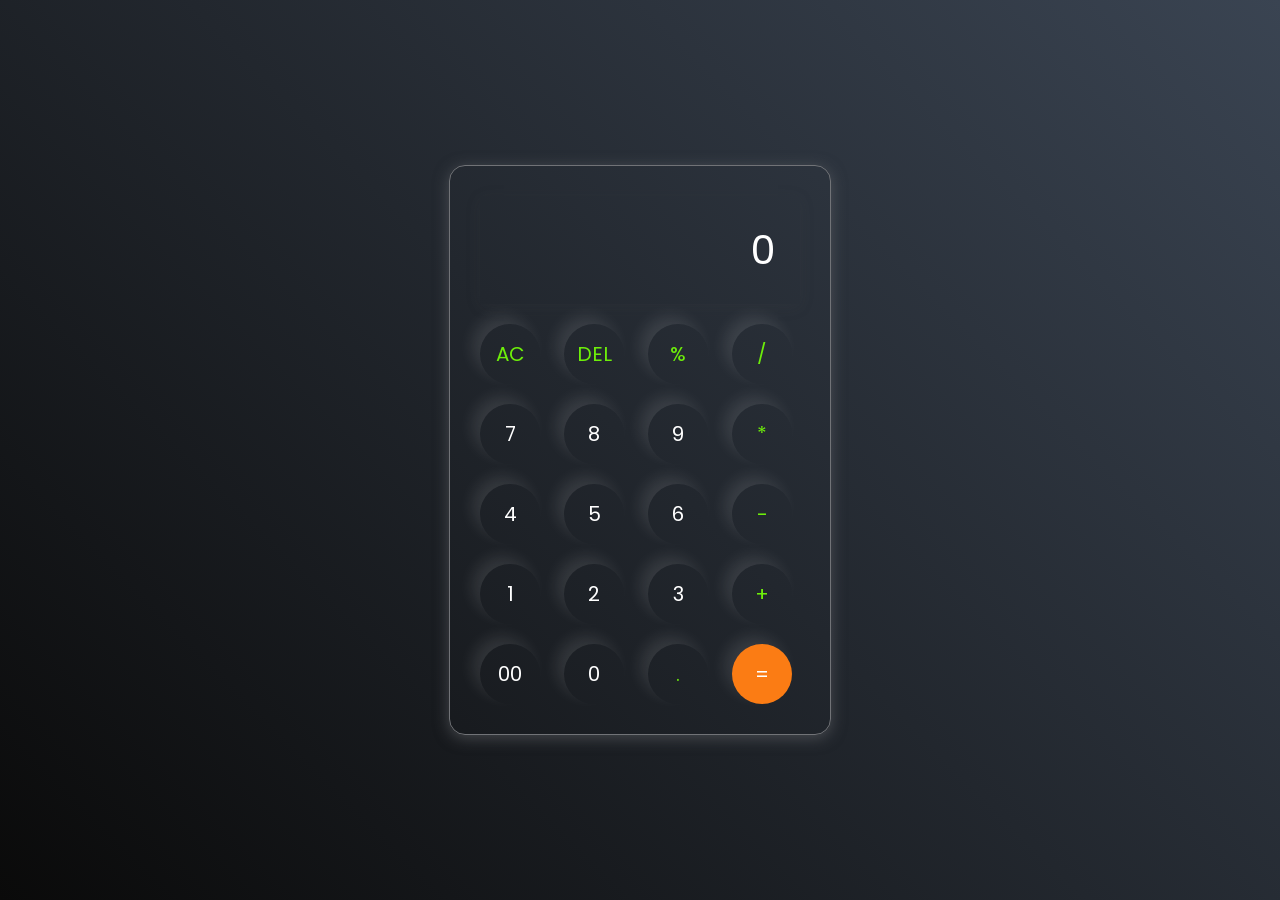
<file: index.html>
<!DOCTYPE html>
<html lang="en">
<head>
    <meta charset="UTF-8">
    <meta name="viewport" content="width=device-width, initial-scale=1.0">
    <title>Calculator</title>
    <link rel="stylesheet" href="style.css">
</head>
<body>
    <div class="calculator">
      <input type="text" placeholder="0" id="input-box">
      <div>
        <button class="operator">AC</button>
        <button class="operator">DEL</button>
        <button class="operator">%</button>
        <button class="operator">/</button>
      </div>
      <div>
        <button>7</button>
        <button>8</button>
        <button>9</button>
        <button class="operator">*</button>
      </div>
      <div>
        <button>4</button>
        <button>5</button>
        <button>6</button>
        <button class="operator">-</button>
      </div>
      <div>
        <button>1</button>
        <button>2</button>
        <button>3</button>
        <button class="operator">+</button>
      </div>
      <div>
        <button>00</button>
        <button>0</button>
        <button class="operator">.</button>
        <button class="eqlBtn">=</button>
      </div>
    </div>





    <script src="app.js"></script>
</body>
</html>
</file>
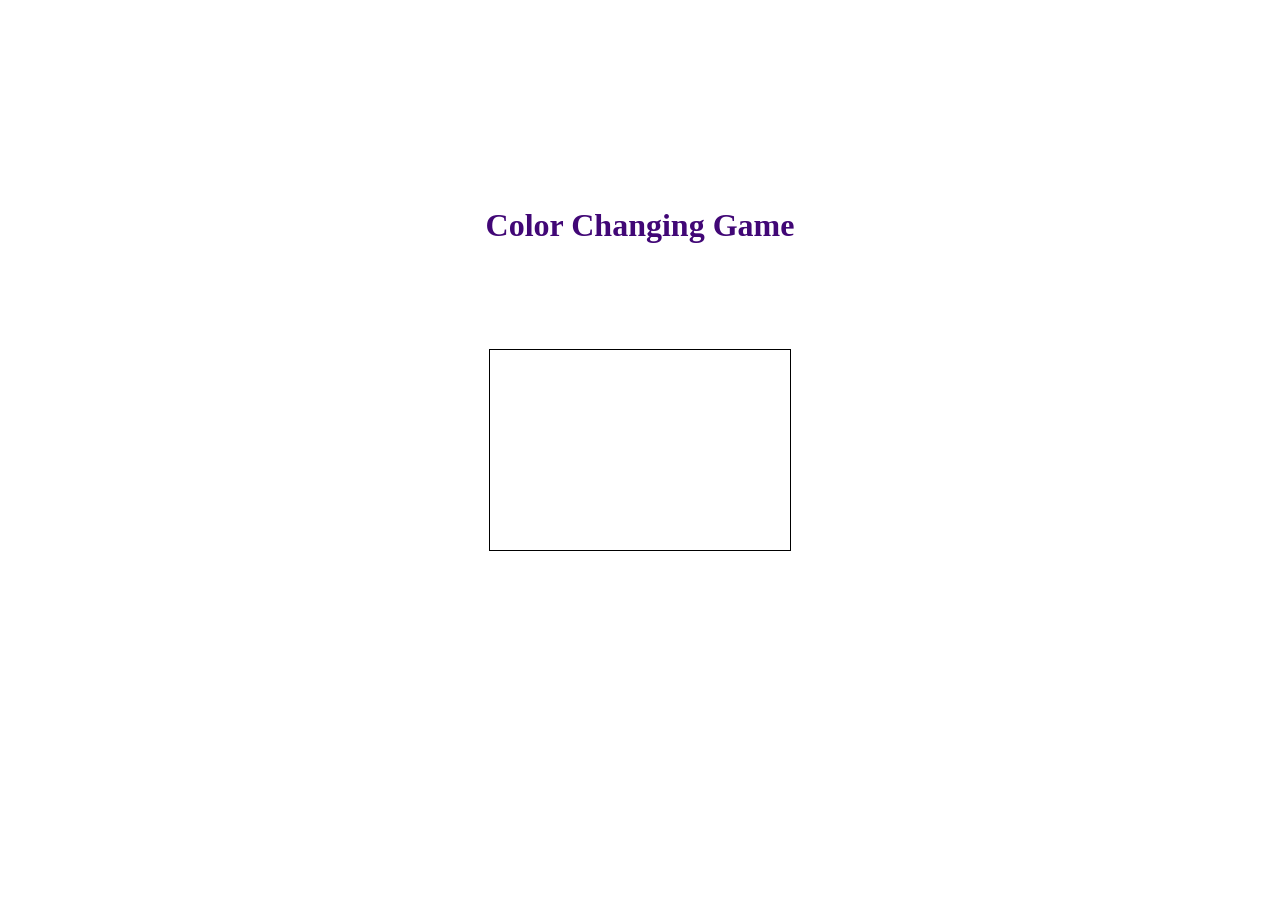
<file: program1.html>
<!DOCTYPE html>
<html lang="en">
  <head>
    <meta charset="UTF-8" />
    <meta name="viewport" content="width=device-width, initial-scale=1.0" />
    <title>Color Changing </title>
    <link rel="stylesheet" href="program1.css" />
  </head>
  <body>
    <h1>Color Changing Game</h1>
    <div id="center"></div>
    <script
      src="https://cdnjs.cloudflare.com/ajax/libs/gsap/3.13.0/gsap.min.js"
      integrity="sha512-NcZdtrT77bJr4STcmsGAESr06BYGE8woZdSdEgqnpyqac7sugNO+Tr4bGwGF3MsnEkGKhU2KL2xh6Ec+BqsaHA=="
      crossorigin="anonymous"
      referrerpolicy="no-referrer"
    ></script>
    <script src="script.js"></script>
  </body>
</html>
</file>
<file: style.css>
@import url('https://fonts.googleapis.com/css2?family=Poppins:wght@500&display=swap');
*{
    margin: 0;
    padding: 0;
    box-sizing: border-box;
    font-family: 'poppins',sans-serif;
}
body{
    width: 100%;
    height: 100vh;
    display: flex;
    justify-content: center;
    align-items: center;
    background: linear-gradient(45deg,#0a0a0a,#3a4452);
}
.calculator{
    border: 1px solid #717377;
    padding: 20px;
    border-radius: 16px;
    background: transparent;
    box-shadow: 0px 3px 15px rgba(113, 115,119, 0.5);
}

input{
    width: 320px;
    border: none;
    padding: 24px;
    margin: 10px;
    background: transparent;
    box-shadow: 0px 3px 15px rgba(84, 84,84, 0.1);
    font-size: 40px;
    text-align: right;
    cursor: pointer;
    color: #ffffff;
}

input::placeholder{
    color: #ffffff;
}

button{
    border: none;
    width: 60px;
    height: 60px;
    margin: 10px;
    border-radius: 50%;
    background: transparent;
    color: #fff;
    font-size: 20px;
    box-shadow: -8px -8px 15px rgba(255,255,255,0.1);
    cursor: pointer;
}

.eqlBtn{
   background-color: #fb7c14;
}
.operator{
    color: #6dee0a;
}
</file>
<file: program1.css>
*{
    margin: 0;
    padding: 0;
}
h1{
    color: rgb(65, 7, 118);
    position: absolute;
    top: 25%;
    left: 50%;
    transform: translate(-50%,-50%);
}
#center{
    width: 300px;
    height: 200px;
    border: 1px solid black;
    position: absolute;
    top: 50%;
    left: 50%;
    transform: translate(-50%,-50%);
    cursor: pointer;
}

h1:hover{
    cursor: pointer;
    color: rgb(149, 17, 129);
}
</file>
